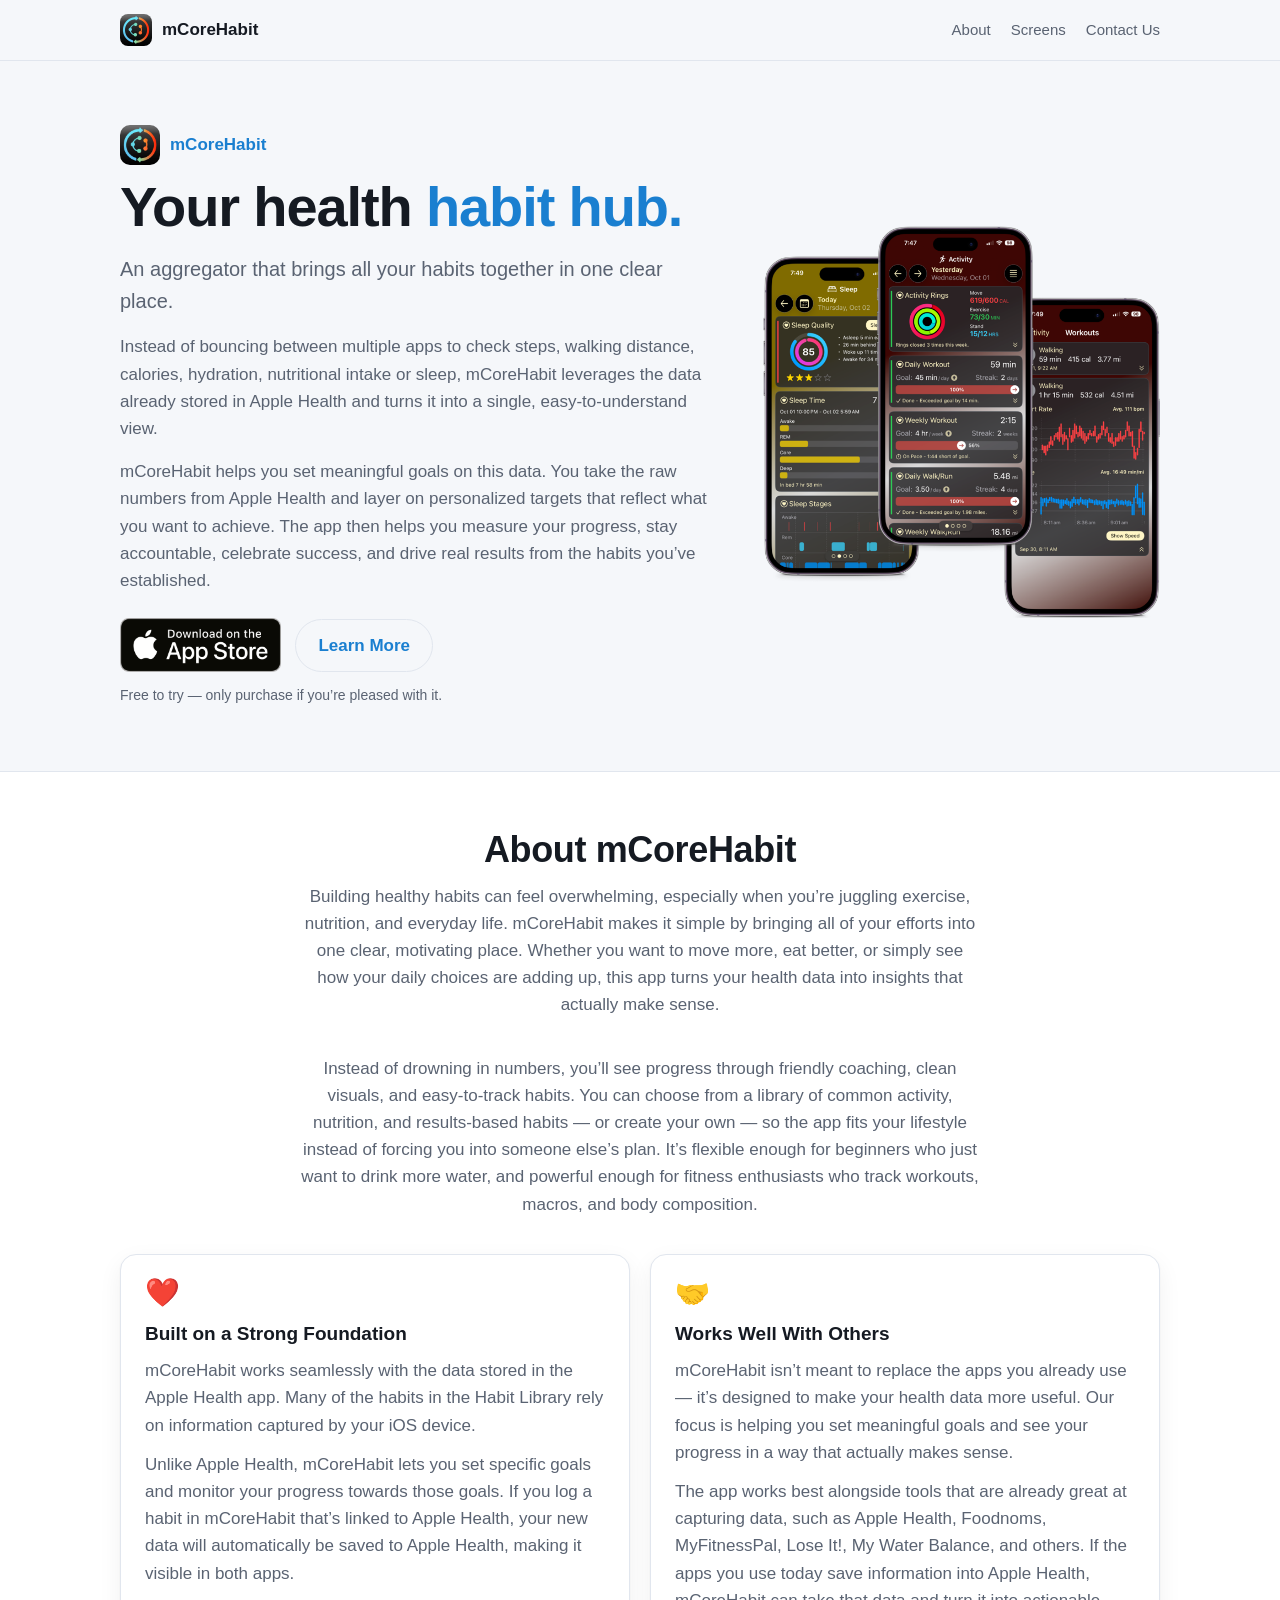
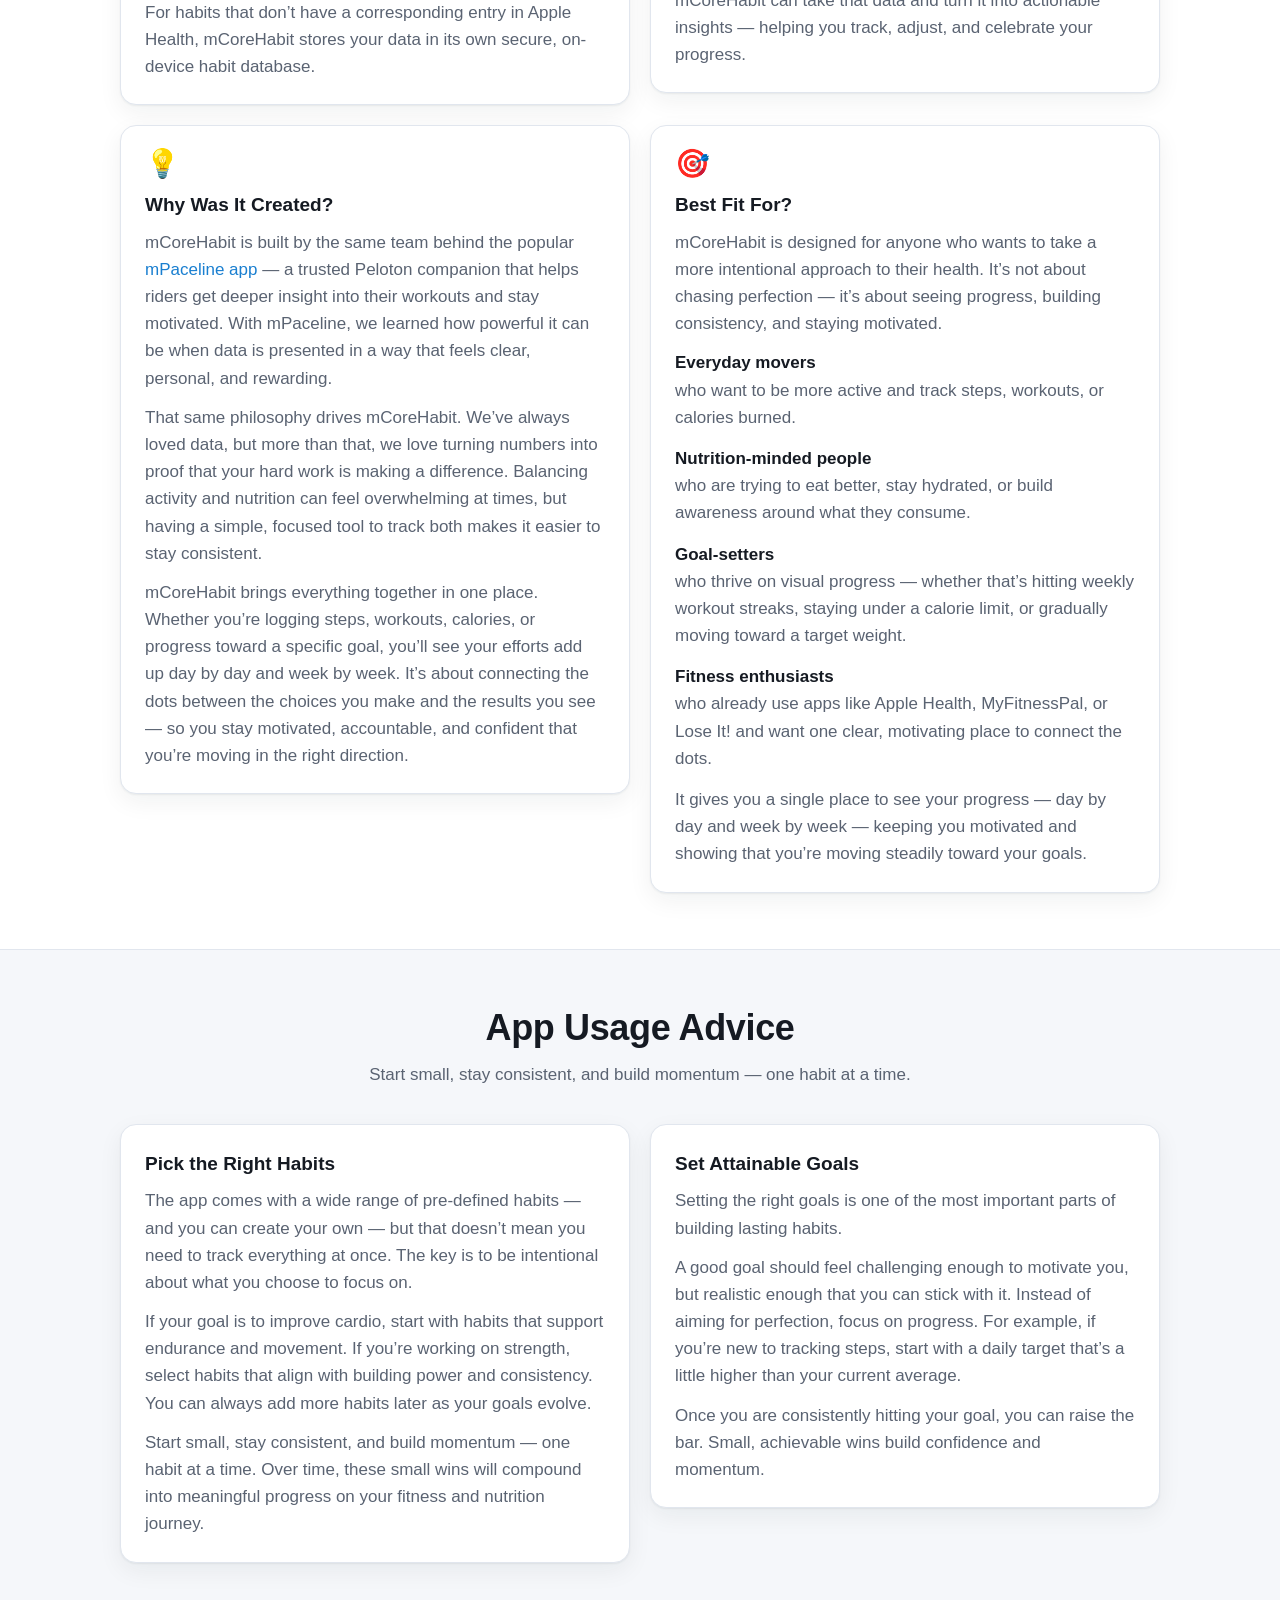
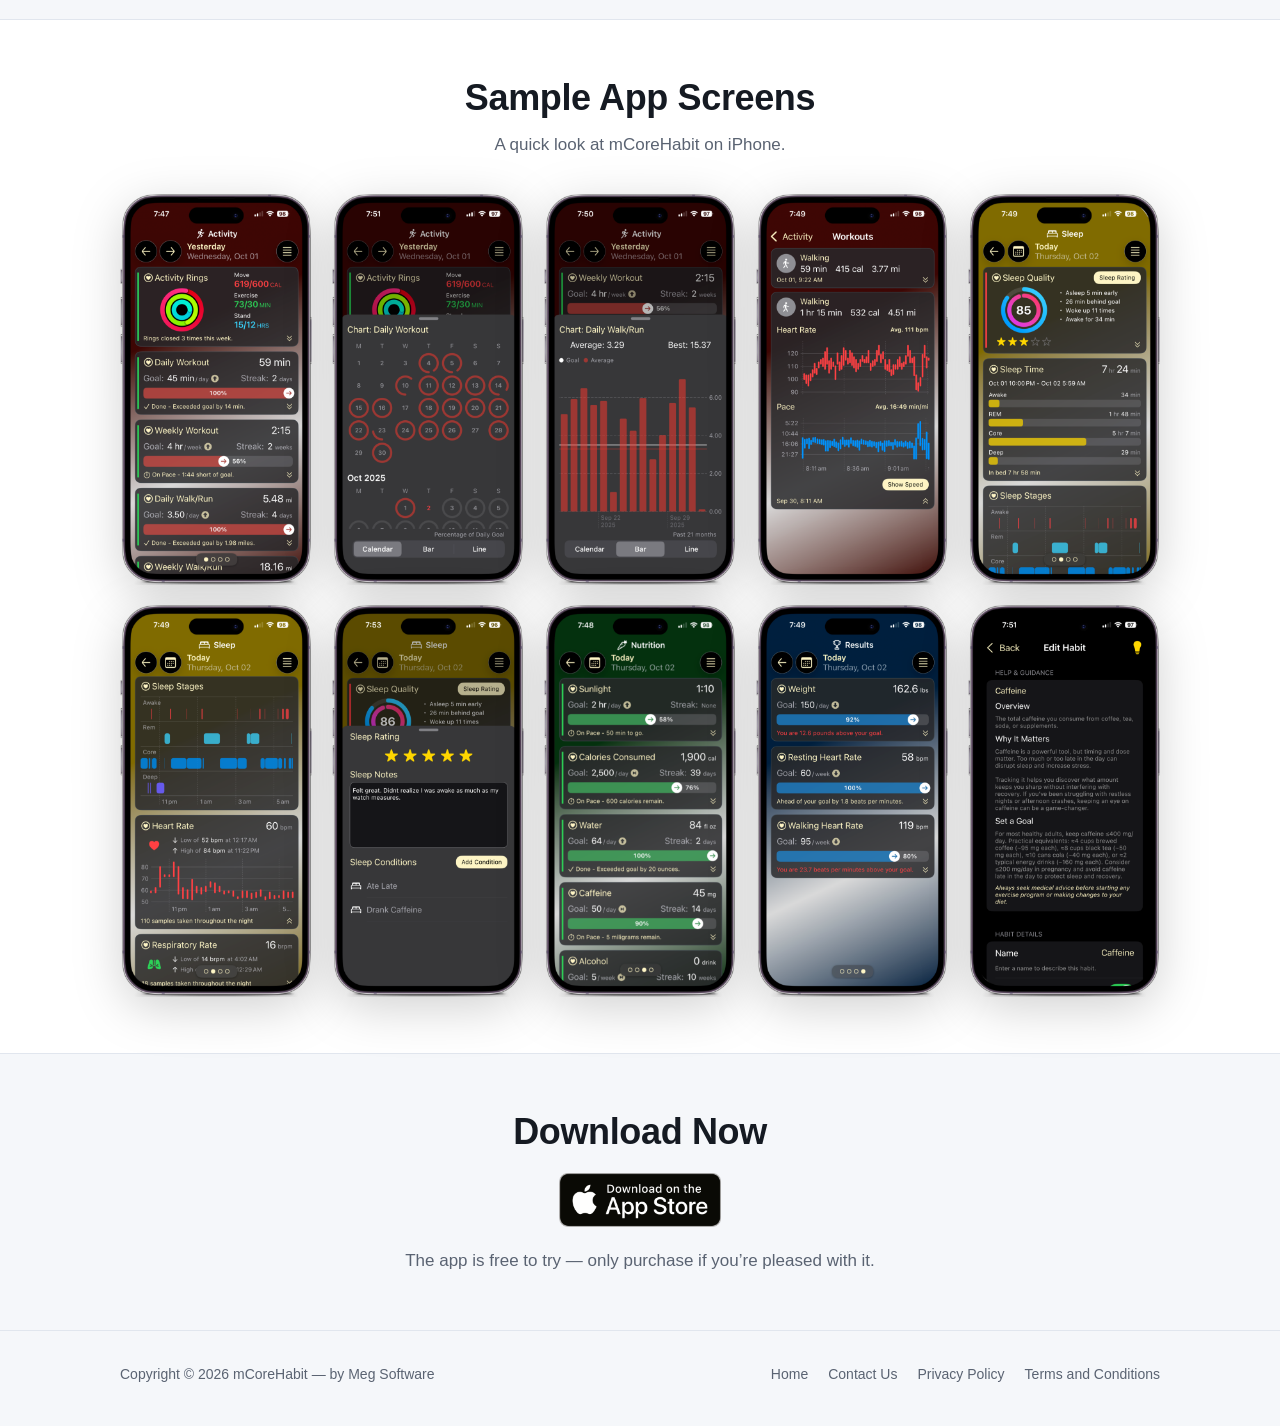
<file: index.html>
<!doctype html>
<html lang="en">
<head>
  <meta charset="utf-8">
  <meta name="viewport" content="width=device-width, initial-scale=1">
  <title>mCoreHabit — Healthy Habits</title>
  <meta name="description" content="mCoreHabit is your health habit hub. It brings the data already in Apple Health together in one clear view, lets you set meaningful goals, and helps you see your progress.">
  <link rel="icon" type="image/png" href="images/icon.png">
  <link rel="apple-touch-icon" href="images/icon.png">
  <link rel="stylesheet" href="styles.css">
</head>
<body>
  <header class="site-header">
    <div class="wrap">
      <a class="brand" href="./"><img src="images/icon.png" alt="">mCoreHabit</a>
      <nav class="nav" aria-label="Main">
        <a class="hide-small" href="#about">About</a>
        <a class="hide-small" href="#screens">Screens</a>
        <a href="contact-us/">Contact Us</a>
      </nav>
    </div>
  </header>

  <main>
    <!-- Hero -->
    <section class="hero">
      <div class="wrap">
        <div>
          <p class="eyebrow"><img src="images/icon.png" alt="">mCoreHabit</p>
          <h1>Your health <span class="accent">habit hub.</span></h1>
          <p class="lead">An aggregator that brings all your habits together in one clear place.</p>
          <p>Instead of bouncing between multiple apps to check steps, walking distance, calories, hydration, nutritional intake or sleep, mCoreHabit leverages the data already stored in Apple Health and turns it into a single, easy-to-understand view.</p>
          <p>mCoreHabit helps you set meaningful goals on this data. You take the raw numbers from Apple Health and layer on personalized targets that reflect what you want to achieve. The app then helps you measure your progress, stay accountable, celebrate success, and drive real results from the habits you’ve established.</p>
          <div class="actions">
            <a class="app-store-badge" href="https://apps.apple.com/us/app/mcorehabit/id6751284661"><img src="images/appstore-black.png" alt="Download on the App Store" width="162" height="54"></a>
            <a class="button secondary" href="#about">Learn More</a>
          </div>
          <p class="note">Free to try — only purchase if you’re pleased with it.</p>
        </div>
        <div>
          <img src="images/cover.png" alt="mCoreHabit showing sleep, activity and workout habits on three iPhones" width="720" height="720">
        </div>
      </div>
    </section>

    <!-- About -->
    <section id="about" class="band">
      <div class="wrap">
        <h2>About mCoreHabit</h2>
        <p class="section-lead">Building healthy habits can feel overwhelming, especially when you’re juggling exercise, nutrition, and everyday life. mCoreHabit makes it simple by bringing all of your efforts into one clear, motivating place. Whether you want to move more, eat better, or simply see how your daily choices are adding up, this app turns your health data into insights that actually make sense.</p>
        <p class="section-lead">Instead of drowning in numbers, you’ll see progress through friendly coaching, clean visuals, and easy-to-track habits. You can choose from a library of common activity, nutrition, and results-based habits — or create your own — so the app fits your lifestyle instead of forcing you into someone else’s plan. It’s flexible enough for beginners who just want to drink more water, and powerful enough for fitness enthusiasts who track workouts, macros, and body composition.</p>
        <div class="two-col">
          <div class="card">
            <span class="emoji" aria-hidden="true">❤️</span>
            <h3>Built on a Strong Foundation</h3>
            <p>mCoreHabit works seamlessly with the data stored in the Apple Health app. Many of the habits in the Habit Library rely on information captured by your iOS device.</p>
            <p>Unlike Apple Health, mCoreHabit lets you set specific goals and monitor your progress towards those goals. If you log a habit in mCoreHabit that’s linked to Apple Health, your new data will automatically be saved to Apple Health, making it visible in both apps.</p>
            <p>For habits that don’t have a corresponding entry in Apple Health, mCoreHabit stores your data in its own secure, on-device habit database.</p>
          </div>
          <div class="card">
            <span class="emoji" aria-hidden="true">🤝</span>
            <h3>Works Well With Others</h3>
            <p>mCoreHabit isn’t meant to replace the apps you already use — it’s designed to make your health data more useful. Our focus is helping you set meaningful goals and see your progress in a way that actually makes sense.</p>
            <p>The app works best alongside tools that are already great at capturing data, such as Apple Health, Foodnoms, MyFitnessPal, Lose It!, My Water Balance, and others. If the apps you use today save information into Apple Health, mCoreHabit can take that data and turn it into actionable insights — helping you track, adjust, and celebrate your progress.</p>
          </div>
          <div class="card">
            <span class="emoji" aria-hidden="true">💡</span>
            <h3>Why Was It Created?</h3>
            <p>mCoreHabit is built by the same team behind the popular <a href="https://www.mpaceline.com">mPaceline app</a> — a trusted Peloton companion that helps riders get deeper insight into their workouts and stay motivated. With mPaceline, we learned how powerful it can be when data is presented in a way that feels clear, personal, and rewarding.</p>
            <p>That same philosophy drives mCoreHabit. We’ve always loved data, but more than that, we love turning numbers into proof that your hard work is making a difference. Balancing activity and nutrition can feel overwhelming at times, but having a simple, focused tool to track both makes it easier to stay consistent.</p>
            <p>mCoreHabit brings everything together in one place. Whether you’re logging steps, workouts, calories, or progress toward a specific goal, you’ll see your efforts add up day by day and week by week. It’s about connecting the dots between the choices you make and the results you see — so you stay motivated, accountable, and confident that you’re moving in the right direction.</p>
          </div>
          <div class="card">
            <span class="emoji" aria-hidden="true">🎯</span>
            <h3>Best Fit For?</h3>
            <p>mCoreHabit is designed for anyone who wants to take a more intentional approach to their health. It’s not about chasing perfection — it’s about seeing progress, building consistency, and staying motivated.</p>
            <ul class="fit-list">
              <li><strong>Everyday movers</strong>who want to be more active and track steps, workouts, or calories burned.</li>
              <li><strong>Nutrition-minded people</strong>who are trying to eat better, stay hydrated, or build awareness around what they consume.</li>
              <li><strong>Goal-setters</strong>who thrive on visual progress — whether that’s hitting weekly workout streaks, staying under a calorie limit, or gradually moving toward a target weight.</li>
              <li><strong>Fitness enthusiasts</strong>who already use apps like Apple Health, MyFitnessPal, or Lose It! and want one clear, motivating place to connect the dots.</li>
            </ul>
            <p style="margin-top: 14px;">It gives you a single place to see your progress — day by day and week by week — keeping you motivated and showing that you’re moving steadily toward your goals.</p>
          </div>
        </div>
      </div>
    </section>

    <!-- Usage advice -->
    <section id="advice">
      <div class="wrap">
        <h2>App Usage Advice</h2>
        <p class="section-lead">Start small, stay consistent, and build momentum — one habit at a time.</p>
        <div class="two-col">
          <div class="card">
            <h3>Pick the Right Habits</h3>
            <p>The app comes with a wide range of pre-defined habits — and you can create your own — but that doesn’t mean you need to track everything at once. The key is to be intentional about what you choose to focus on.</p>
            <p>If your goal is to improve cardio, start with habits that support endurance and movement. If you’re working on strength, select habits that align with building power and consistency. You can always add more habits later as your goals evolve.</p>
            <p>Start small, stay consistent, and build momentum — one habit at a time. Over time, these small wins will compound into meaningful progress on your fitness and nutrition journey.</p>
          </div>
          <div class="card">
            <h3>Set Attainable Goals</h3>
            <p>Setting the right goals is one of the most important parts of building lasting habits.</p>
            <p>A good goal should feel challenging enough to motivate you, but realistic enough that you can stick with it. Instead of aiming for perfection, focus on progress. For example, if you’re new to tracking steps, start with a daily target that’s a little higher than your current average.</p>
            <p>Once you are consistently hitting your goal, you can raise the bar. Small, achievable wins build confidence and momentum.</p>
          </div>
        </div>
      </div>
    </section>

    <!-- Screens -->
    <section id="screens" class="band">
      <div class="wrap">
        <h2>Sample App Screens</h2>
        <p class="section-lead">A quick look at mCoreHabit on iPhone.</p>
        <div class="screens">
          <img src="images/screen-1.png" alt="Activity: activity rings and daily workout and walking goals" width="600" height="1223" loading="lazy">
          <img src="images/screen-2.png" alt="Chart of a daily workout habit as a calendar of goal rings" width="600" height="1223" loading="lazy">
          <img src="images/screen-3.png" alt="Bar chart of a daily walk/run habit against its goal" width="600" height="1223" loading="lazy">
          <img src="images/screen-4.png" alt="Workout details with heart rate and pace" width="600" height="1223" loading="lazy">
          <img src="images/screen-5.png" alt="Sleep: sleep quality score, time asleep and stages" width="600" height="1223" loading="lazy">
          <img src="images/screen-6.png" alt="Sleep stages, heart rate and respiratory rate overnight" width="600" height="1223" loading="lazy">
          <img src="images/screen-7.png" alt="mCoreHabit app screen 7" width="600" height="1223" loading="lazy">
          <img src="images/screen-8.png" alt="mCoreHabit app screen 8" width="600" height="1223" loading="lazy">
          <img src="images/screen-9.png" alt="mCoreHabit app screen 9" width="600" height="1223" loading="lazy">
          <img src="images/screen-10.png" alt="mCoreHabit app screen 10" width="600" height="1223" loading="lazy">
        </div>
      </div>
    </section>

    <!-- Download -->
    <section class="download">
      <div class="wrap">
        <h2>Download Now</h2>
        <a class="app-store-badge" href="https://apps.apple.com/us/app/mcorehabit/id6751284661"><img src="images/appstore-black.png" alt="Download on the App Store" width="162" height="54"></a>
        <p>The app is free to try — only purchase if you’re pleased with it.</p>
      </div>
    </section>
  </main>

  <footer class="site-footer">
    <div class="wrap">
      <span>Copyright © 2026 mCoreHabit — by Meg Software</span>
      <nav aria-label="Footer">
        <a href="./">Home</a>
        <a href="contact-us/">Contact Us</a>
        <a href="privacy-policy/">Privacy Policy</a>
        <a href="terms-and-conditions/">Terms and Conditions</a>
      </nav>
    </div>
  </footer>
</body>
</html>
</file>
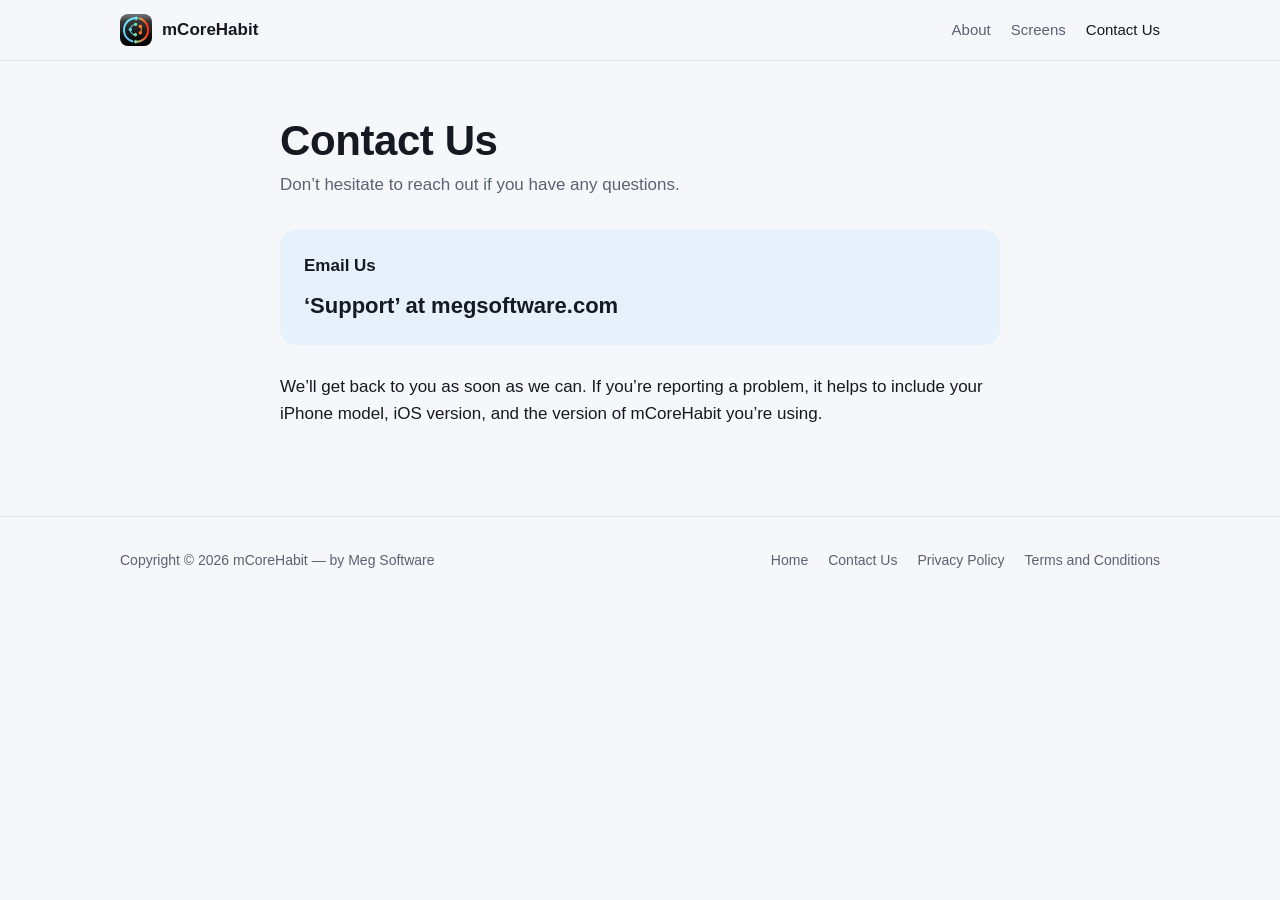
<file: contact-us/index.html>
<!doctype html>
<html lang="en">
<head>
  <meta charset="utf-8">
  <meta name="viewport" content="width=device-width, initial-scale=1">
  <title>Contact Us — mCoreHabit</title>
  <meta name="description" content="Contact Meg Software about mCoreHabit.">
  <link rel="icon" type="image/png" href="../images/icon.png">
  <link rel="stylesheet" href="../styles.css">
</head>
<body>
  <header class="site-header">
    <div class="wrap">
      <a class="brand" href="../"><img src="../images/icon.png" alt="">mCoreHabit</a>
      <nav class="nav" aria-label="Main">
        <a class="hide-small" href="../#about">About</a>
        <a class="hide-small" href="../#screens">Screens</a>
        <a href="../contact-us/" aria-current="page">Contact Us</a>
      </nav>
    </div>
  </header>

  <main class="doc">
    <h1>Contact Us</h1>
    <p class="updated">Don’t hesitate to reach out if you have any questions.</p>
    <div class="summary">
      <p><strong>Email Us</strong></p>
      <p class="email">‘Support’ at megsoftware.com</p>
    </div>
    <p>We’ll get back to you as soon as we can. If you’re reporting a problem, it helps to include your iPhone model, iOS version, and the version of mCoreHabit you’re using.</p>
  </main>

  <footer class="site-footer">
    <div class="wrap">
      <span>Copyright © 2026 mCoreHabit — by Meg Software</span>
      <nav aria-label="Footer">
        <a href="../">Home</a>
        <a href="../contact-us/" aria-current="page">Contact Us</a>
        <a href="../privacy-policy/">Privacy Policy</a>
        <a href="../terms-and-conditions/">Terms and Conditions</a>
      </nav>
    </div>
  </footer>
</body>
</html>
</file>
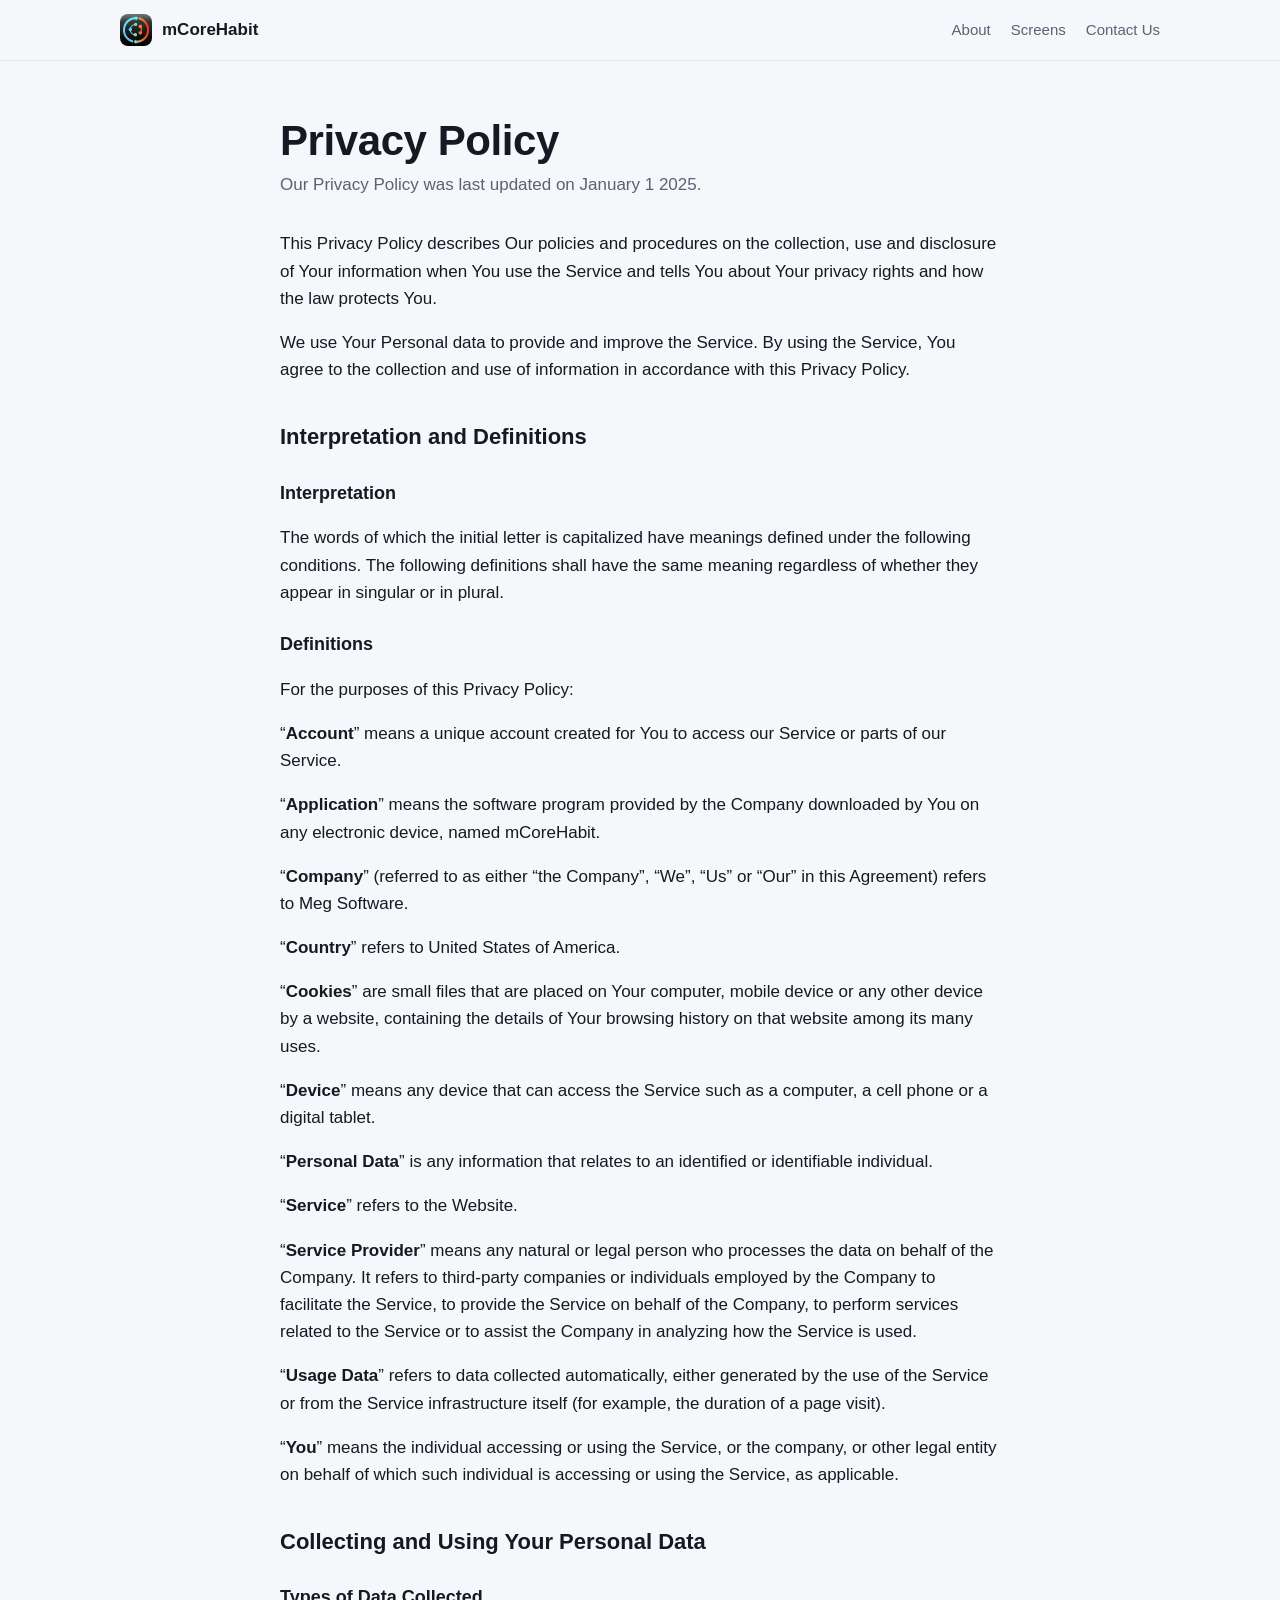
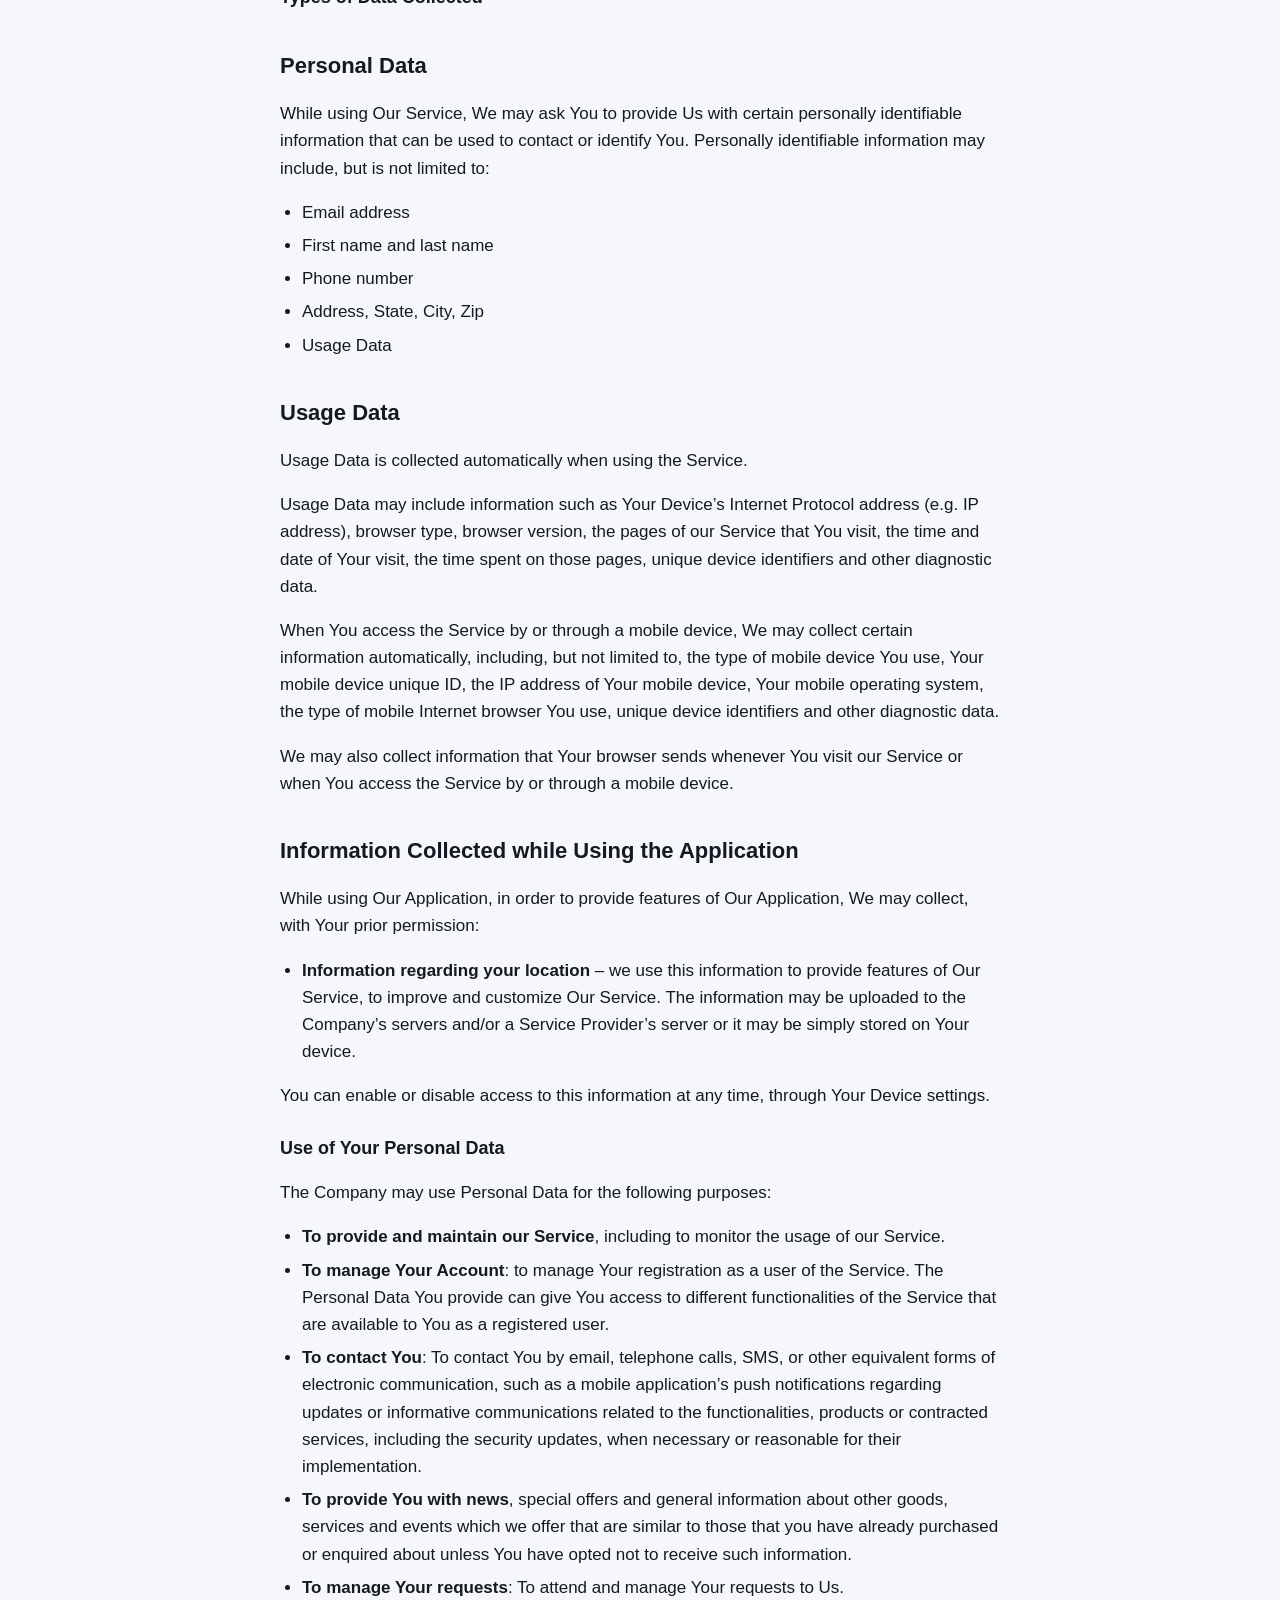
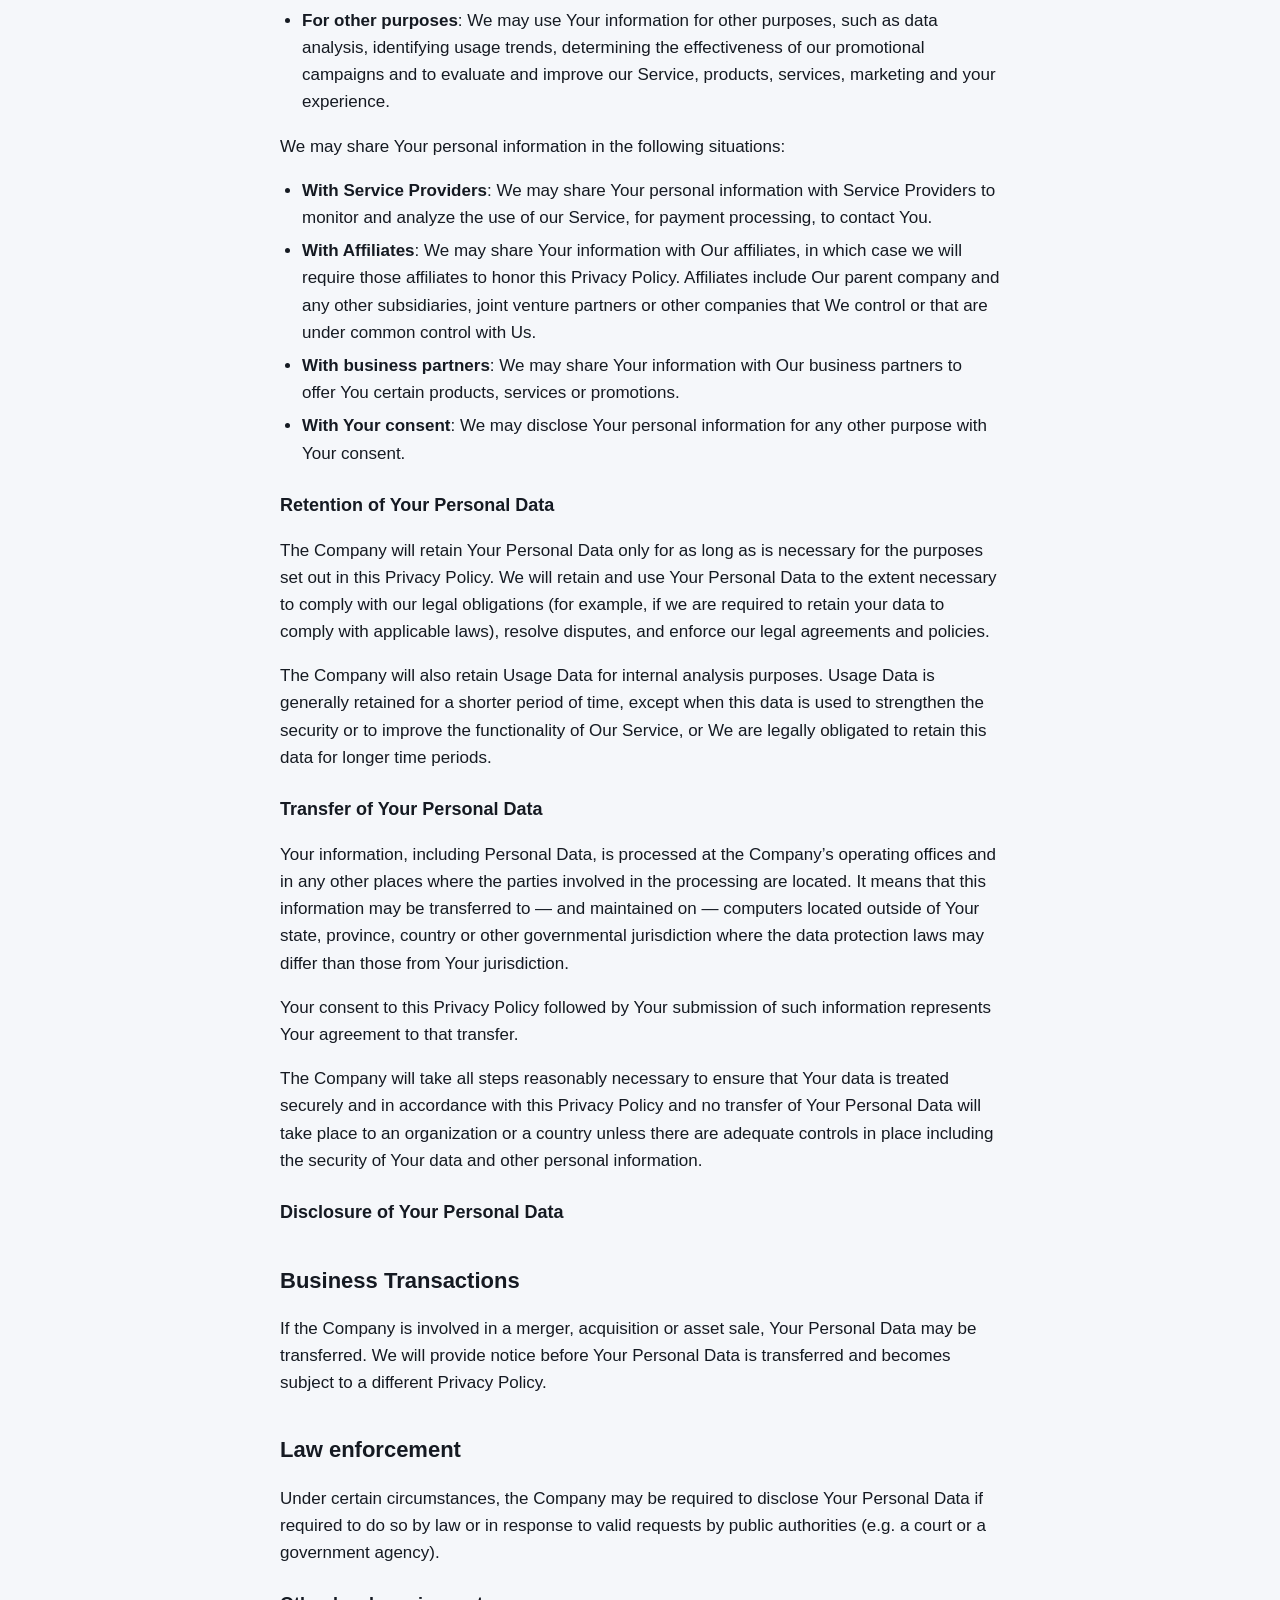
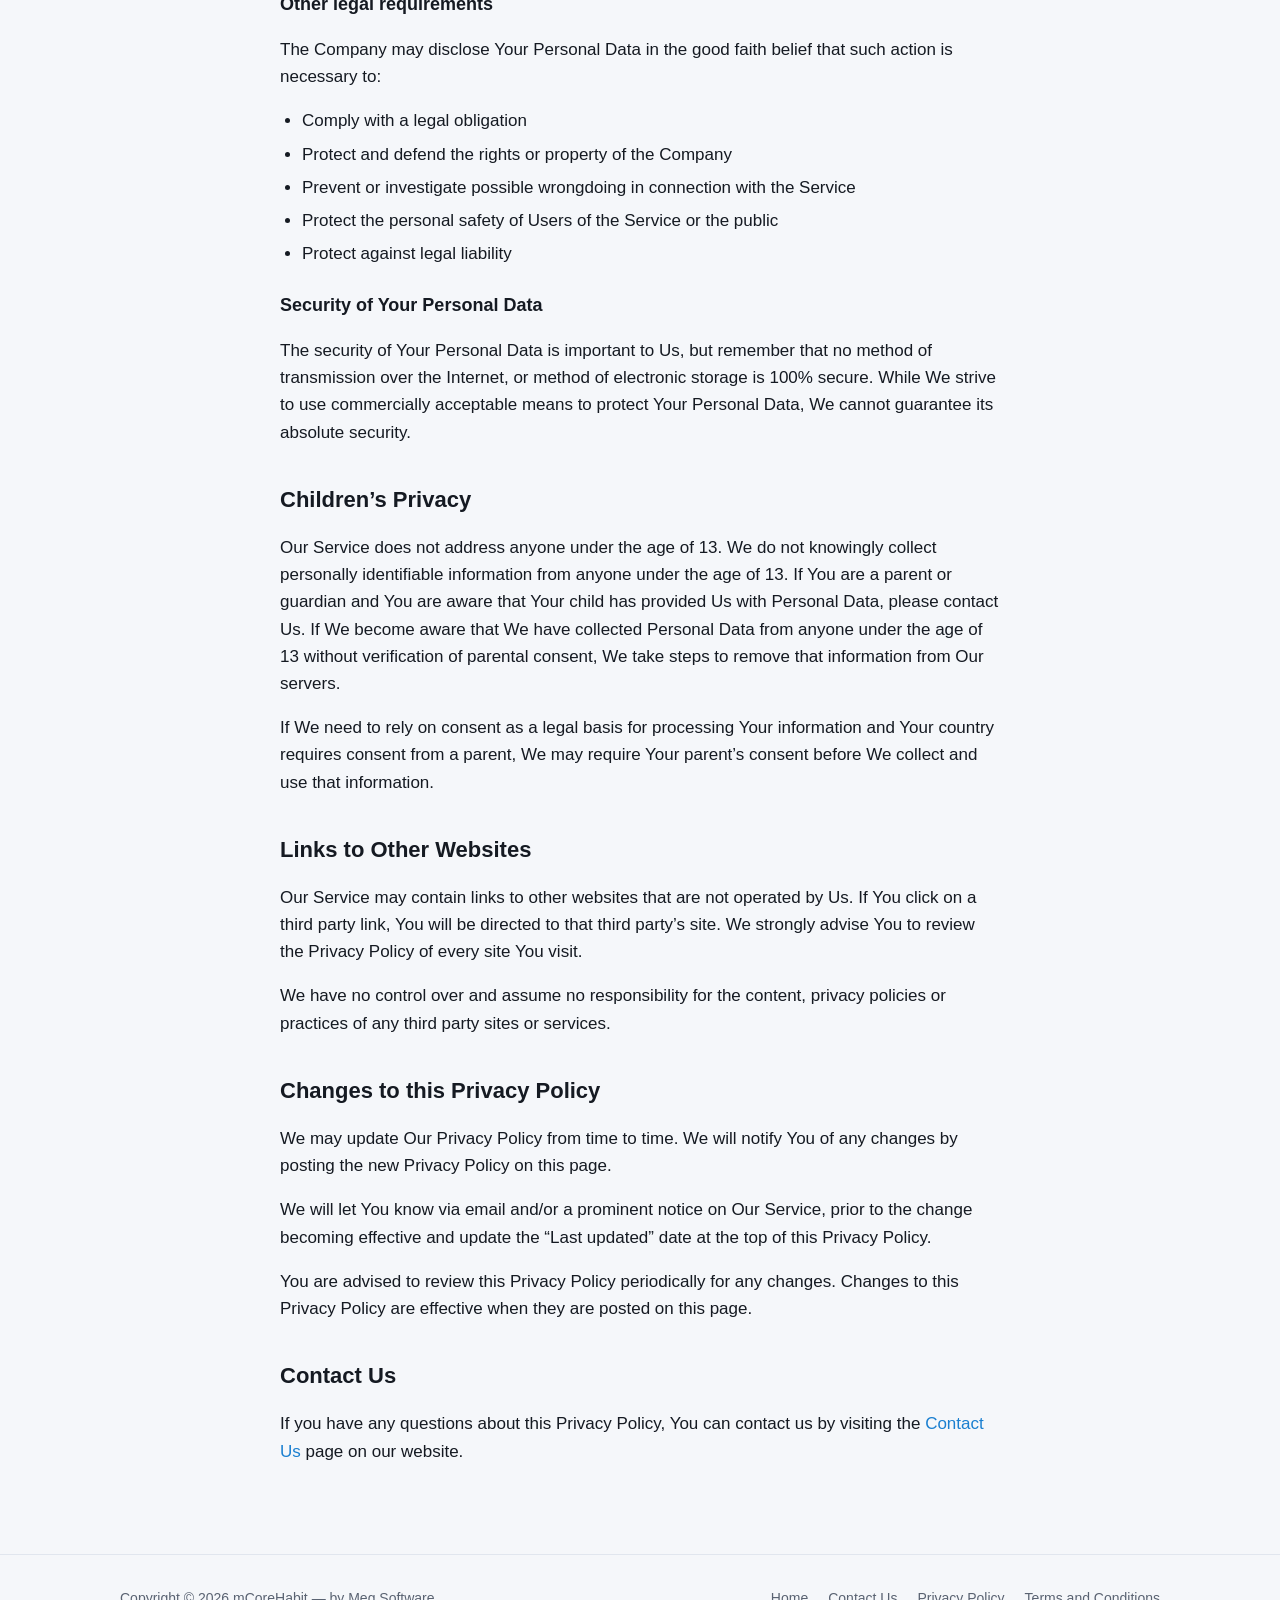
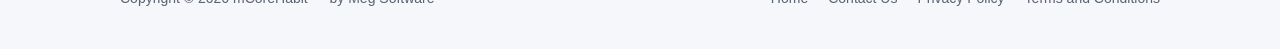
<file: privacy-policy/index.html>
<!doctype html>
<html lang="en">
<head>
  <meta charset="utf-8">
  <meta name="viewport" content="width=device-width, initial-scale=1">
  <title>Privacy Policy — mCoreHabit</title>
  <meta name="description" content="Privacy Policy for mCoreHabit.">
  <link rel="icon" type="image/png" href="../images/icon.png">
  <link rel="stylesheet" href="../styles.css">
</head>
<body>
  <header class="site-header">
    <div class="wrap">
      <a class="brand" href="../"><img src="../images/icon.png" alt="">mCoreHabit</a>
      <nav class="nav" aria-label="Main">
        <a class="hide-small" href="../#about">About</a>
        <a class="hide-small" href="../#screens">Screens</a>
        <a href="../contact-us/">Contact Us</a>
      </nav>
    </div>
  </header>

  <main class="doc">
    <h1>Privacy Policy</h1>
    <p class="updated">Our Privacy Policy was last updated on January 1 2025.</p>
    <p>This Privacy Policy describes Our policies and procedures on the collection, use and disclosure of Your information when You use the Service and tells You about Your privacy rights and how the law protects You.</p>
    <p>We use Your Personal data to provide and improve the Service. By using the Service, You agree to the collection and use of information in accordance with this Privacy Policy. </p>
    <h2>Interpretation and Definitions</h2>
    <h3>Interpretation</h3>
    <p>The words of which the initial letter is capitalized have meanings defined under the following conditions. The following definitions shall have the same meaning regardless of whether they appear in singular or in plural.</p>
    <h3>Definitions</h3>
    <p>For the purposes of this Privacy Policy:</p>
    <p>“<strong>Account</strong>” means a unique account created for You to access our Service or parts of our Service.</p>
    <p>“<strong>Application</strong>” means the software program provided by the Company downloaded by You on any electronic device, named mCoreHabit.</p>
    <p>“<strong>Company</strong>” (referred to as either “the Company”, “We”, “Us” or “Our” in this Agreement) refers to Meg Software.</p>
    <p>“<strong>Country</strong>” refers to United States of America.</p>
    <p>“<strong>Cookies</strong>” are small files that are placed on Your computer, mobile device or any other device by a website, containing the details of Your browsing history on that website among its many uses.</p>
    <p>“<strong>Device</strong>” means any device that can access the Service such as a computer, a cell phone or a digital tablet.</p>
    <p>“<strong>Personal Data</strong>” is any information that relates to an identified or identifiable individual.</p>
    <p>“<strong>Service</strong>” refers to the Website.</p>
    <p>“<strong>Service Provider</strong>” means any natural or legal person who processes the data on behalf of the Company. It refers to third-party companies or individuals employed by the Company to facilitate the Service, to provide the Service on behalf of the Company, to perform services related to the Service or to assist the Company in analyzing how the Service is used.</p>
    <p>“<strong>Usage Data</strong>” refers to data collected automatically, either generated by the use of the Service or from the Service infrastructure itself (for example, the duration of a page visit).</p>
    <p>“<strong>You</strong>” means the individual accessing or using the Service, or the company, or other legal entity on behalf of which such individual is accessing or using the Service, as applicable.</p>
    <h2>Collecting and Using Your Personal Data</h2>
    <h3>Types of Data Collected</h3>
    <h2>Personal Data</h2>
    <p>While using Our Service, We may ask You to provide Us with certain personally identifiable information that can be used to contact or identify You. Personally identifiable information may include, but is not limited to:</p>
    <ul>
    <li>Email address</li>
    <li>First name and last name</li>
    <li>Phone number</li>
    <li>Address, State, City, Zip</li>
    <li>Usage Data</li>
    </ul>
    <h2>Usage Data</h2>
    <p>Usage Data is collected automatically when using the Service.</p>
    <p>Usage Data may include information such as Your Device’s Internet Protocol address (e.g. IP address), browser type, browser version, the pages of our Service that You visit, the time and date of Your visit, the time spent on those pages, unique device identifiers and other diagnostic data.</p>
    <p>When You access the Service by or through a mobile device, We may collect certain information automatically, including, but not limited to, the type of mobile device You use, Your mobile device unique ID, the IP address of Your mobile device, Your mobile operating system, the type of mobile Internet browser You use, unique device identifiers and other diagnostic data.</p>
    <p>We may also collect information that Your browser sends whenever You visit our Service or when You access the Service by or through a mobile device.</p>
    <h2>Information Collected while Using the Application</h2>
    <p>While using Our Application, in order to provide features of Our Application, We may collect, with Your prior permission:</p>
    <ul>
    <li><strong>Information regarding your location</strong> – we use this information to provide features of Our Service, to improve and customize Our Service. The information may be uploaded to the Company’s servers and/or a Service Provider’s server or it may be simply stored on Your device.</li>
    </ul>
    <p>You can enable or disable access to this information at any time, through Your Device settings.</p>
    <h3>Use of Your Personal Data</h3>
    <p>The Company may use Personal Data for the following purposes:</p>
    <ul>
    <li><strong>To provide and maintain our Service</strong>, including to monitor the usage of our Service.</li>
    <li><strong>To manage Your Account</strong>: to manage Your registration as a user of the Service. The Personal Data You provide can give You access to different functionalities of the Service that are available to You as a registered user.</li>
    <li><strong>To contact You</strong>: To contact You by email, telephone calls, SMS, or other equivalent forms of electronic communication, such as a mobile application’s push notifications regarding updates or informative communications related to the functionalities, products or contracted services, including the security updates, when necessary or reasonable for their implementation.</li>
    <li><strong>To provide You with news</strong>, special offers and general information about other goods, services and events which we offer that are similar to those that you have already purchased or enquired about unless You have opted not to receive such information.</li>
    <li><strong>To manage Your requests</strong>: To attend and manage Your requests to Us.</li>
    <li><strong>For other purposes</strong>: We may use Your information for other purposes, such as data analysis, identifying usage trends, determining the effectiveness of our promotional campaigns and to evaluate and improve our Service, products, services, marketing and your experience.</li>
    </ul>
    <p>We may share Your personal information in the following situations:</p>
    <ul>
    <li><strong>With Service Providers</strong>: We may share Your personal information with Service Providers to monitor and analyze the use of our Service, for payment processing, to contact You.</li>
    <li><strong>With Affiliates</strong>: We may share Your information with Our affiliates, in which case we will require those affiliates to honor this Privacy Policy. Affiliates include Our parent company and any other subsidiaries, joint venture partners or other companies that We control or that are under common control with Us.</li>
    <li><strong>With business partners</strong>: We may share Your information with Our business partners to offer You certain products, services or promotions.</li>
    <li><strong>With Your consent</strong>: We may disclose Your personal information for any other purpose with Your consent.</li>
    </ul>
    <h3>Retention of Your Personal Data</h3>
    <p>The Company will retain Your Personal Data only for as long as is necessary for the purposes set out in this Privacy Policy. We will retain and use Your Personal Data to the extent necessary to comply with our legal obligations (for example, if we are required to retain your data to comply with applicable laws), resolve disputes, and enforce our legal agreements and policies.</p>
    <p>The Company will also retain Usage Data for internal analysis purposes. Usage Data is generally retained for a shorter period of time, except when this data is used to strengthen the security or to improve the functionality of Our Service, or We are legally obligated to retain this data for longer time periods.</p>
    <h3>Transfer of Your Personal Data</h3>
    <p>Your information, including Personal Data, is processed at the Company’s operating offices and in any other places where the parties involved in the processing are located. It means that this information may be transferred to — and maintained on — computers located outside of Your state, province, country or other governmental jurisdiction where the data protection laws may differ than those from Your jurisdiction.</p>
    <p>Your consent to this Privacy Policy followed by Your submission of such information represents Your agreement to that transfer.</p>
    <p>The Company will take all steps reasonably necessary to ensure that Your data is treated securely and in accordance with this Privacy Policy and no transfer of Your Personal Data will take place to an organization or a country unless there are adequate controls in place including the security of Your data and other personal information.</p>
    <h3>Disclosure of Your Personal Data</h3>
    <h2>Business Transactions</h2>
    <p>If the Company is involved in a merger, acquisition or asset sale, Your Personal Data may be transferred. We will provide notice before Your Personal Data is transferred and becomes subject to a different Privacy Policy.</p>
    <h2>Law enforcement</h2>
    <p>Under certain circumstances, the Company may be required to disclose Your Personal Data if required to do so by law or in response to valid requests by public authorities (e.g. a court or a government agency).</p>
    <h3>Other legal requirements</h3>
    <p>The Company may disclose Your Personal Data in the good faith belief that such action is necessary to:</p>
    <ul>
    <li>Comply with a legal obligation</li>
    <li>Protect and defend the rights or property of the Company</li>
    <li>Prevent or investigate possible wrongdoing in connection with the Service</li>
    <li>Protect the personal safety of Users of the Service or the public</li>
    <li>Protect against legal liability</li>
    </ul>
    <h3>Security of Your Personal Data</h3>
    <p>The security of Your Personal Data is important to Us, but remember that no method of transmission over the Internet, or method of electronic storage is 100% secure. While We strive to use commercially acceptable means to protect Your Personal Data, We cannot guarantee its absolute security.</p>
    <h2>Children’s Privacy</h2>
    <p>Our Service does not address anyone under the age of 13. We do not knowingly collect personally identifiable information from anyone under the age of 13. If You are a parent or guardian and You are aware that Your child has provided Us with Personal Data, please contact Us. If We become aware that We have collected Personal Data from anyone under the age of 13 without verification of parental consent, We take steps to remove that information from Our servers.</p>
    <p>If We need to rely on consent as a legal basis for processing Your information and Your country requires consent from a parent, We may require Your parent’s consent before We collect and use that information.</p>
    <h2>Links to Other Websites</h2>
    <p>Our Service may contain links to other websites that are not operated by Us. If You click on a third party link, You will be directed to that third party’s site. We strongly advise You to review the Privacy Policy of every site You visit.</p>
    <p>We have no control over and assume no responsibility for the content, privacy policies or practices of any third party sites or services.</p>
    <h2>Changes to this Privacy Policy</h2>
    <p>We may update Our Privacy Policy from time to time. We will notify You of any changes by posting the new Privacy Policy on this page.</p>
    <p>We will let You know via email and/or a prominent notice on Our Service, prior to the change becoming effective and update the “Last updated” date at the top of this Privacy Policy.</p>
    <p>You are advised to review this Privacy Policy periodically for any changes. Changes to this Privacy Policy are effective when they are posted on this page.</p>
    <h2>Contact Us</h2>
    <p>If you have any questions about this Privacy Policy, You can contact us by visiting the <a href="../contact-us/">Contact Us</a> page on our website.</p>
  </main>

  <footer class="site-footer">
    <div class="wrap">
      <span>Copyright © 2026 mCoreHabit — by Meg Software</span>
      <nav aria-label="Footer">
        <a href="../">Home</a>
        <a href="../contact-us/">Contact Us</a>
        <a href="../privacy-policy/" aria-current="page">Privacy Policy</a>
        <a href="../terms-and-conditions/">Terms and Conditions</a>
      </nav>
    </div>
  </footer>
</body>
</html>
</file>
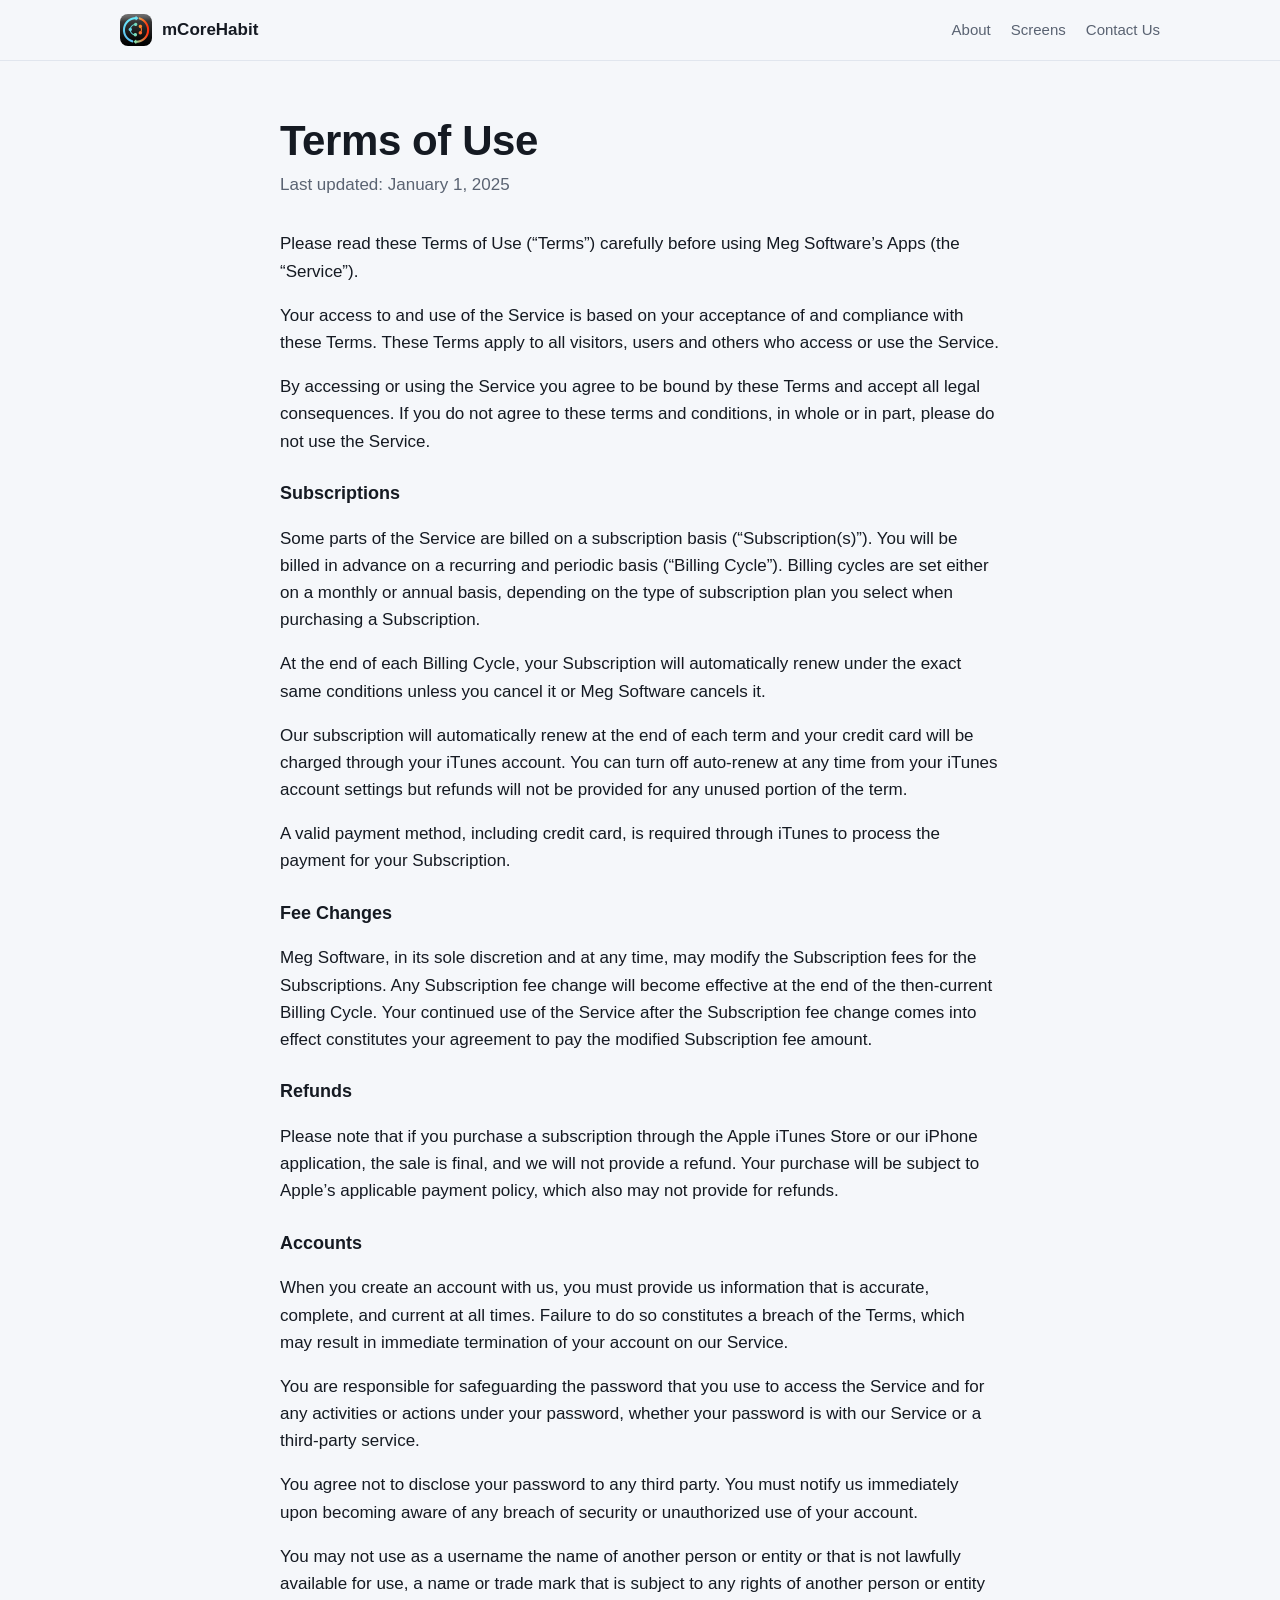
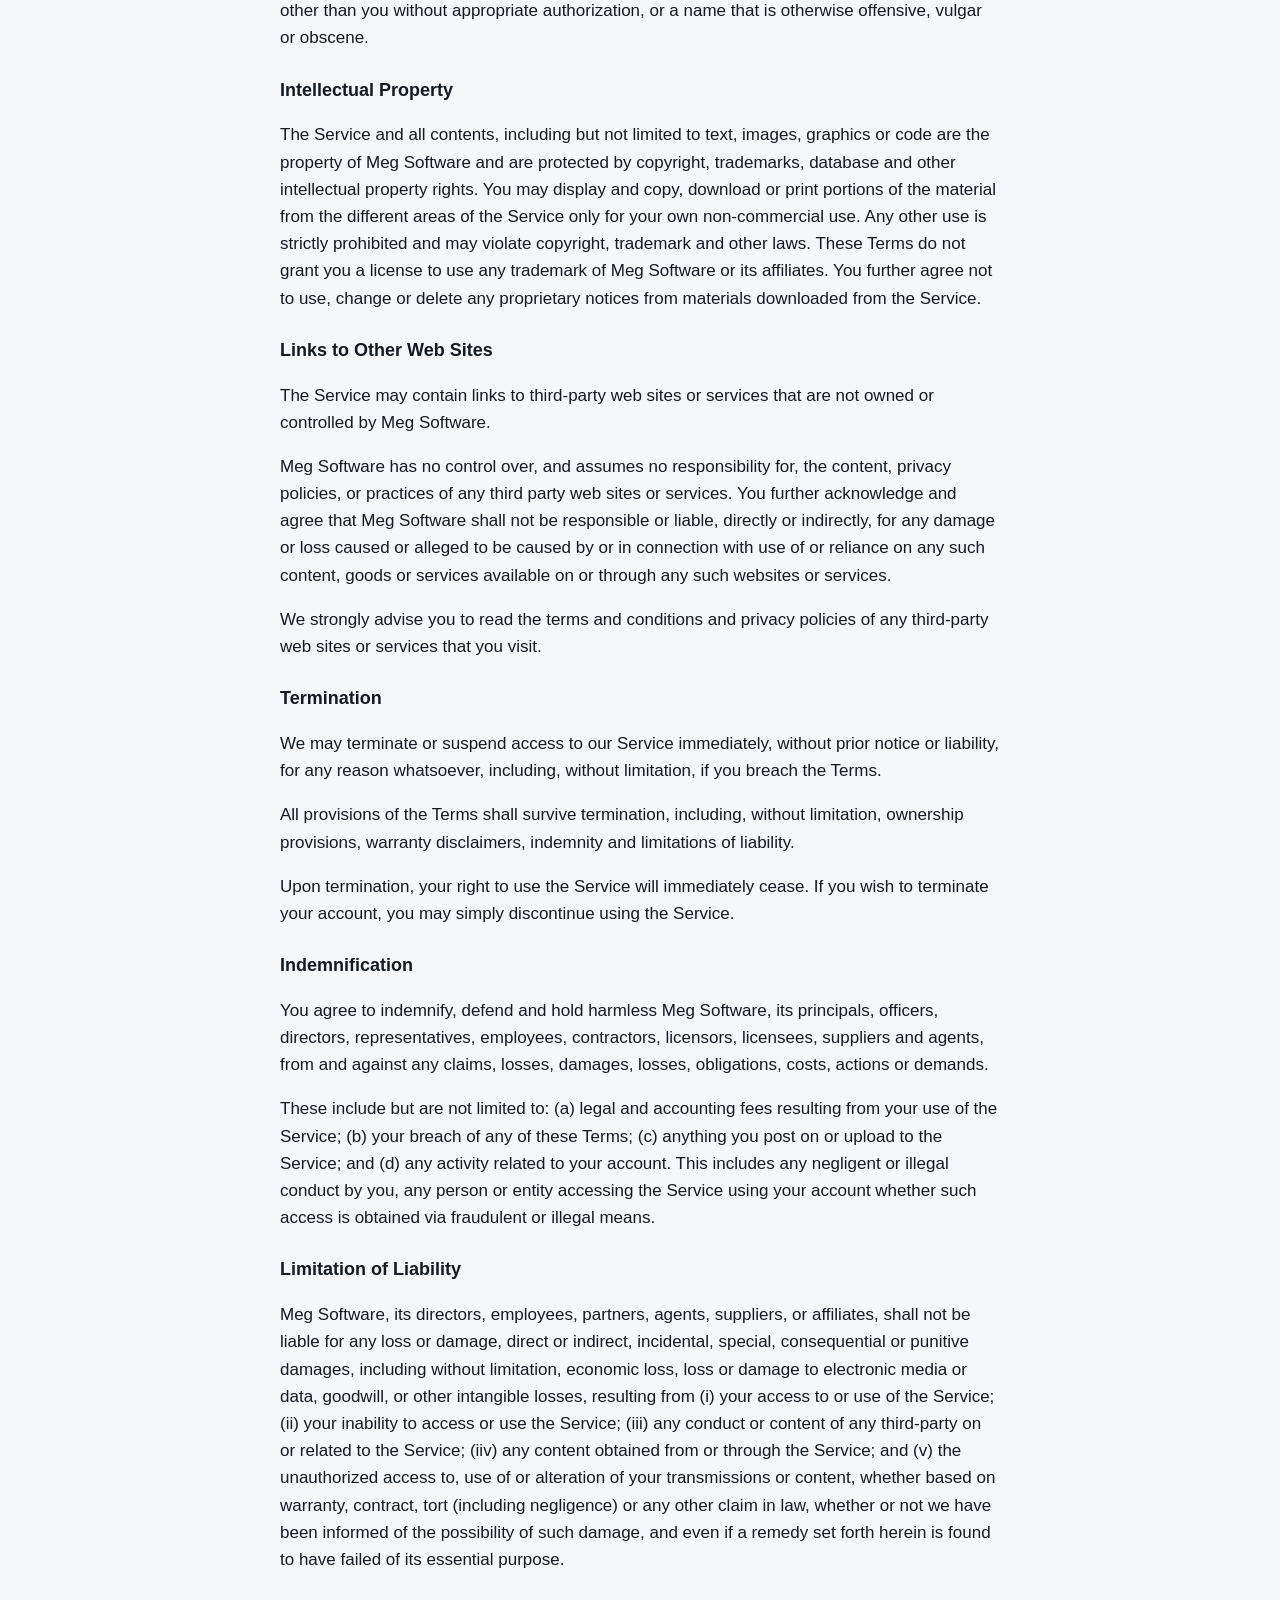
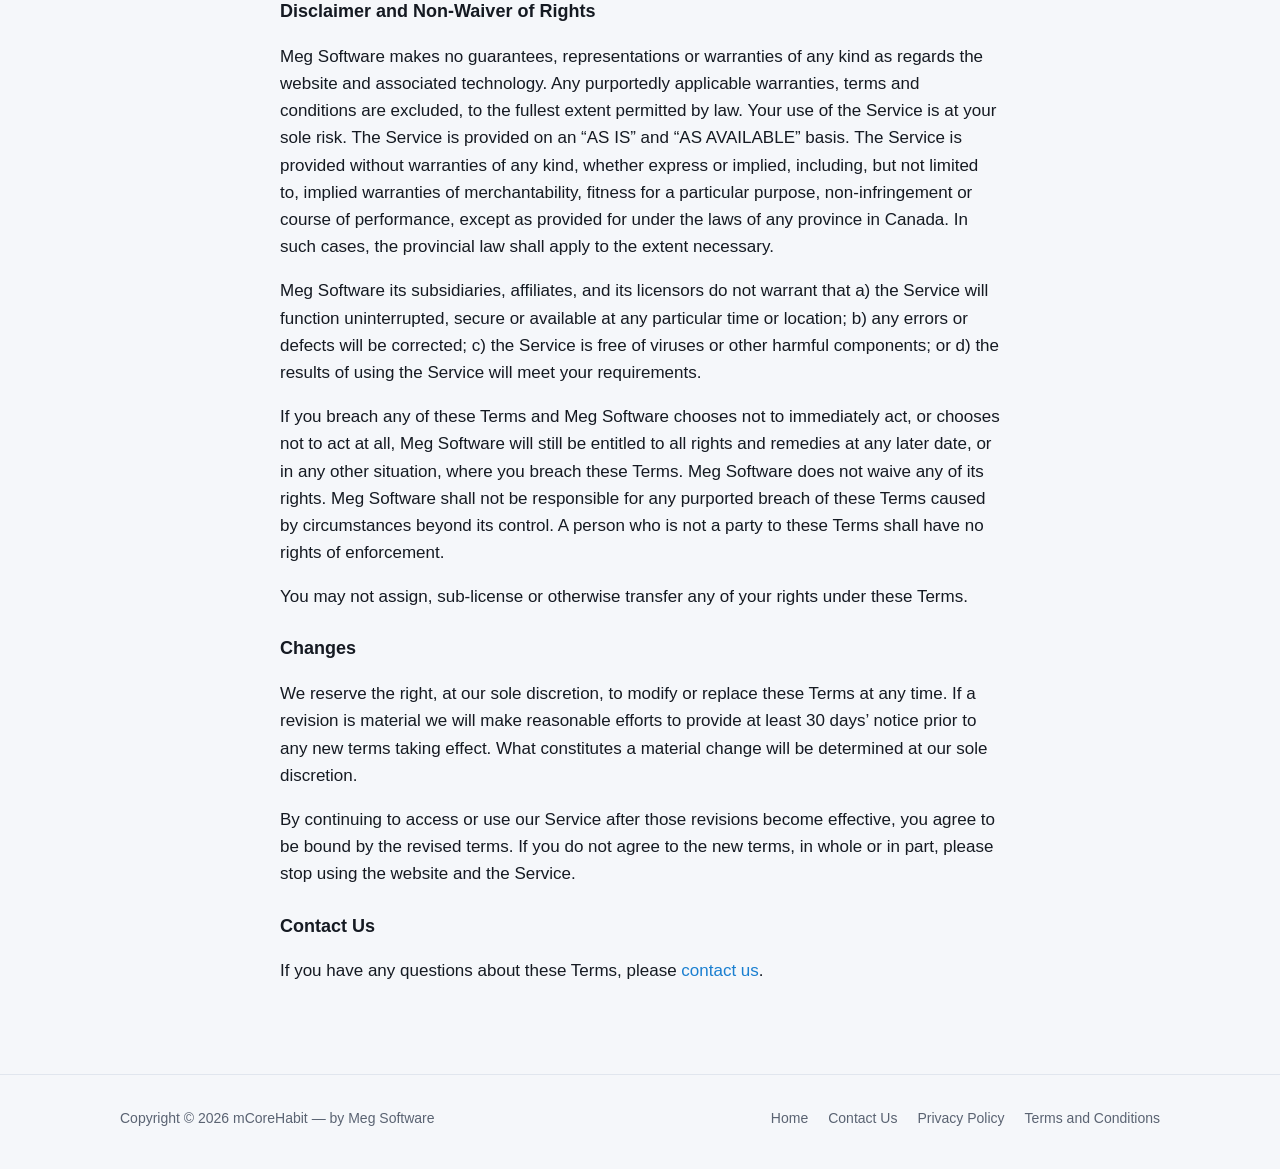
<file: terms-and-conditions/index.html>
<!doctype html>
<html lang="en">
<head>
  <meta charset="utf-8">
  <meta name="viewport" content="width=device-width, initial-scale=1">
  <title>Terms and Conditions — mCoreHabit</title>
  <meta name="description" content="Terms of Use for Meg Software apps, including mCoreHabit.">
  <link rel="icon" type="image/png" href="../images/icon.png">
  <link rel="stylesheet" href="../styles.css">
</head>
<body>
  <header class="site-header">
    <div class="wrap">
      <a class="brand" href="../"><img src="../images/icon.png" alt="">mCoreHabit</a>
      <nav class="nav" aria-label="Main">
        <a class="hide-small" href="../#about">About</a>
        <a class="hide-small" href="../#screens">Screens</a>
        <a href="../contact-us/">Contact Us</a>
      </nav>
    </div>
  </header>

  <main class="doc">
    <h1>Terms of Use</h1>
    <p class="updated">Last updated: January 1, 2025</p>
    <p>Please read these Terms of Use (“Terms”) carefully before using Meg Software’s Apps (the “Service”).</p>
    <p>Your access to and use of the Service is based on your acceptance of and compliance with these Terms. These Terms apply to all visitors, users and others who access or use the Service.</p>
    <p>By accessing or using the Service you agree to be bound by these Terms and accept all legal consequences. If you do not agree to these terms and conditions, in whole or in part, please do not use the Service.</p>
    <h3>Subscriptions</h3>
    <p>Some parts of the Service are billed on a subscription basis (“Subscription(s)”). You will be billed in advance on a recurring and periodic basis (“Billing Cycle”). Billing cycles are set either on a monthly or annual basis, depending on the type of subscription plan you select when purchasing a Subscription.</p>
    <p>At the end of each Billing Cycle, your Subscription will automatically renew under the exact same conditions unless you cancel it or Meg Software cancels it.</p>
    <p>Our subscription will automatically renew at the end of each term and your credit card will be charged through your iTunes account. You can turn off auto-renew at any time from your iTunes account settings but refunds will not be provided for any unused portion of the term.</p>
    <p>A valid payment method, including credit card, is required through iTunes to process the payment for your Subscription.</p>
    <h3>Fee Changes</h3>
    <p>Meg Software, in its sole discretion and at any time, may modify the Subscription fees for the Subscriptions. Any Subscription fee change will become effective at the end of the then-current Billing Cycle. Your continued use of the Service after the Subscription fee change comes into effect constitutes your agreement to pay the modified Subscription fee amount.</p>
    <h3>Refunds</h3>
    <p>Please note that if you purchase a subscription through the Apple iTunes Store or our iPhone application, the sale is final, and we will not provide a refund. Your purchase will be subject to Apple’s applicable payment policy, which also may not provide for refunds.</p>
    <h3>Accounts</h3>
    <p>When you create an account with us, you must provide us information that is accurate, complete, and current at all times. Failure to do so constitutes a breach of the Terms, which may result in immediate termination of your account on our Service.</p>
    <p>You are responsible for safeguarding the password that you use to access the Service and for any activities or actions under your password, whether your password is with our Service or a third-party service.</p>
    <p>You agree not to disclose your password to any third party. You must notify us immediately upon becoming aware of any breach of security or unauthorized use of your account.</p>
    <p>You may not use as a username the name of another person or entity or that is not lawfully available for use, a name or trade mark that is subject to any rights of another person or entity other than you without appropriate authorization, or a name that is otherwise offensive, vulgar or obscene.</p>
    <h3>Intellectual Property</h3>
    <p>The Service and all contents, including but not limited to text, images, graphics or code are the property of Meg Software and are protected by copyright, trademarks, database and other intellectual property rights. You may display and copy, download or print portions of the material from the different areas of the Service only for your own non-commercial use. Any other use is strictly prohibited and may violate copyright, trademark and other laws. These Terms do not grant you a license to use any trademark of Meg Software or its affiliates. You further agree not to use, change or delete any proprietary notices from materials downloaded from the Service.</p>
    <h3>Links to Other Web Sites</h3>
    <p>The Service may contain links to third-party web sites or services that are not owned or controlled by Meg Software.</p>
    <p>Meg Software has no control over, and assumes no responsibility for, the content, privacy policies, or practices of any third party web sites or services. You further acknowledge and agree that Meg Software shall not be responsible or liable, directly or indirectly, for any damage or loss caused or alleged to be caused by or in connection with use of or reliance on any such content, goods or services available on or through any such websites or services.</p>
    <p>We strongly advise you to read the terms and conditions and privacy policies of any third-party web sites or services that you visit.</p>
    <h3>Termination</h3>
    <p>We may terminate or suspend access to our Service immediately, without prior notice or liability, for any reason whatsoever, including, without limitation, if you breach the Terms.</p>
    <p>All provisions of the Terms shall survive termination, including, without limitation, ownership provisions, warranty disclaimers, indemnity and limitations of liability.</p>
    <p>Upon termination, your right to use the Service will immediately cease. If you wish to terminate your account, you may simply discontinue using the Service.</p>
    <h3>Indemnification</h3>
    <p>You agree to indemnify, defend and hold harmless Meg Software, its principals, officers, directors, representatives, employees, contractors, licensors, licensees, suppliers and agents, from and against any claims, losses, damages, losses, obligations, costs, actions or demands.</p>
    <p>These include but are not limited to: (a) legal and accounting fees resulting from your use of the Service; (b) your breach of any of these Terms; (c) anything you post on or upload to the Service; and (d) any activity related to your account. This includes any negligent or illegal conduct by you, any person or entity accessing the Service using your account whether such access is obtained via fraudulent or illegal means.</p>
    <h3>Limitation of Liability</h3>
    <p>Meg Software, its directors, employees, partners, agents, suppliers, or affiliates, shall not be liable for any loss or damage, direct or indirect, incidental, special, consequential or punitive damages, including without limitation, economic loss, loss or damage to electronic media or data, goodwill, or other intangible losses, resulting from (i) your access to or use of the Service; (ii) your inability to access or use the Service; (iii) any conduct or content of any third-party on or related to the Service; (iiv) any content obtained from or through the Service; and (v) the unauthorized access to, use of or alteration of your transmissions or content, whether based on warranty, contract, tort (including negligence) or any other claim in law, whether or not we have been informed of the possibility of such damage, and even if a remedy set forth herein is found to have failed of its essential purpose.</p>
    <h3>Disclaimer and Non-Waiver of Rights</h3>
    <p>Meg Software makes no guarantees, representations or warranties of any kind as regards the website and associated technology. Any purportedly applicable warranties, terms and conditions are excluded, to the fullest extent permitted by law. Your use of the Service is at your sole risk. The Service is provided on an “AS IS” and “AS AVAILABLE” basis. The Service is provided without warranties of any kind, whether express or implied, including, but not limited to, implied warranties of merchantability, fitness for a particular purpose, non-infringement or course of performance, except as provided for under the laws of any province in Canada. In such cases, the provincial law shall apply to the extent necessary.</p>
    <p>Meg Software its subsidiaries, affiliates, and its licensors do not warrant that a) the Service will function uninterrupted, secure or available at any particular time or location; b) any errors or defects will be corrected; c) the Service is free of viruses or other harmful components; or d) the results of using the Service will meet your requirements.</p>
    <p>If you breach any of these Terms and Meg Software chooses not to immediately act, or chooses not to act at all, Meg Software will still be entitled to all rights and remedies at any later date, or in any other situation, where you breach these Terms. Meg Software does not waive any of its rights. Meg Software shall not be responsible for any purported breach of these Terms caused by circumstances beyond its control. A person who is not a party to these Terms shall have no rights of enforcement.</p>
    <p>You may not assign, sub-license or otherwise transfer any of your rights under these Terms.</p>
    <h3>Changes</h3>
    <p>We reserve the right, at our sole discretion, to modify or replace these Terms at any time. If a revision is material we will make reasonable efforts to provide at least 30 days’ notice prior to any new terms taking effect. What constitutes a material change will be determined at our sole discretion.</p>
    <p>By continuing to access or use our Service after those revisions become effective, you agree to be bound by the revised terms. If you do not agree to the new terms, in whole or in part, please stop using the website and the Service.</p>
    <h3>Contact Us</h3>
    <p>If you have any questions about these Terms, please <a href="../contact-us/">contact us</a>.</p>
  </main>

  <footer class="site-footer">
    <div class="wrap">
      <span>Copyright © 2026 mCoreHabit — by Meg Software</span>
      <nav aria-label="Footer">
        <a href="../">Home</a>
        <a href="../contact-us/">Contact Us</a>
        <a href="../privacy-policy/">Privacy Policy</a>
        <a href="../terms-and-conditions/" aria-current="page">Terms and Conditions</a>
      </nav>
    </div>
  </footer>
</body>
</html>
</file>
<file: styles.css>
/* mCoreHabit website — one stylesheet for every page. Light and dark follow the visitor's system. */

:root {
  --bg: #f5f7fa;
  --surface: #ffffff;
  --text: #151a22;
  --muted: #5a6372;
  --border: #e1e6ee;
  --accent: #1a7fd0;
  --accent-strong: #0f63a8;
  --accent-soft: #e6f1fb;
  --highlight: #f26b2a;
  --shadow: 0 1px 2px rgba(21, 26, 34, 0.06), 0 8px 24px rgba(21, 26, 34, 0.06);
  --radius: 16px;
  --max: 1080px;
}

@media (prefers-color-scheme: dark) {
  :root {
    --bg: #0e1116;
    --surface: #181c23;
    --text: #eef1f6;
    --muted: #a4abb8;
    --border: #2a303b;
    --accent: #5cb8ff;
    --accent-strong: #8ccdff;
    --accent-soft: #182637;
    --shadow: 0 1px 2px rgba(0, 0, 0, 0.4), 0 8px 24px rgba(0, 0, 0, 0.3);
  }
}

* { box-sizing: border-box; }

html { -webkit-text-size-adjust: 100%; scroll-behavior: smooth; }

body {
  margin: 0;
  background: var(--bg);
  color: var(--text);
  font: 17px/1.6 -apple-system, BlinkMacSystemFont, "SF Pro Text", "Helvetica Neue", Helvetica, Arial, sans-serif;
}

a { color: var(--accent); text-decoration: none; }
a:hover { text-decoration: underline; }

img { max-width: 100%; height: auto; }

.wrap { max-width: var(--max); margin: 0 auto; padding: 0 20px; }

/* Header */
.site-header {
  position: sticky;
  top: 0;
  z-index: 10;
  background: var(--bg);
  border-bottom: 1px solid var(--border);
}
.site-header .wrap {
  display: flex;
  align-items: center;
  justify-content: space-between;
  gap: 16px;
  height: 60px;
}
.brand {
  display: flex;
  align-items: center;
  gap: 10px;
  font-weight: 700;
  color: var(--text);
}
.brand:hover { text-decoration: none; }
.brand img { width: 32px; height: 32px; border-radius: 8px; }
.nav { display: flex; gap: 20px; font-size: 15px; }
.nav a { color: var(--muted); }
.nav a:hover, .nav a[aria-current="page"] { color: var(--text); text-decoration: none; }

/* Buttons */
.button {
  display: inline-block;
  padding: 12px 22px;
  border-radius: 999px;
  background: var(--accent);
  color: #fff;
  font-weight: 600;
}
@media (prefers-color-scheme: dark) { .button { color: #0e1116; } }
.button:hover { background: var(--accent-strong); text-decoration: none; }
.button.secondary {
  background: transparent;
  color: var(--accent);
  border: 1px solid var(--border);
}
.button.secondary:hover { background: var(--accent-soft); }

.app-store-badge img { height: 54px; width: auto; display: block; }

/* Hero */
.hero { padding: 64px 0 48px; }
.hero .wrap {
  display: grid;
  grid-template-columns: 1.2fr 0.8fr;
  gap: 48px;
  align-items: center;
}
.hero .eyebrow {
  display: inline-flex;
  align-items: center;
  gap: 10px;
  font-weight: 600;
  color: var(--accent);
  margin: 0 0 12px;
}
.hero .eyebrow img { width: 40px; height: 40px; border-radius: 10px; }
.hero h1 {
  font-size: clamp(36px, 6vw, 56px);
  line-height: 1.08;
  letter-spacing: -0.02em;
  margin: 0 0 16px;
}
.hero h1 .accent { color: var(--accent); }
.hero p.lead { font-size: 20px; margin: 0 0 16px; }
.hero p { color: var(--muted); margin: 0 0 16px; }
.hero .actions { display: flex; gap: 14px; align-items: center; flex-wrap: wrap; margin-top: 24px; }
.hero .note { margin-top: 12px; font-size: 14px; color: var(--muted); }
.hero .photo {
  border-radius: 24px;
  overflow: hidden;
  box-shadow: var(--shadow);
  background: var(--surface);
}
.hero .photo img { display: block; width: 100%; }

/* Sections */
section { padding: 56px 0; }
section h2 {
  font-size: clamp(28px, 4vw, 36px);
  letter-spacing: -0.01em;
  line-height: 1.2;
  margin: 0 0 12px;
  text-align: center;
}
section p.section-lead {
  max-width: 680px;
  margin: 0 auto 36px;
  text-align: center;
  color: var(--muted);
}

.band {
  background: var(--surface);
  border-top: 1px solid var(--border);
  border-bottom: 1px solid var(--border);
}

.pull-quote {
  text-align: center;
  font-size: clamp(22px, 3.2vw, 28px);
  font-weight: 700;
  line-height: 1.3;
  margin: 0;
}
.pull-quote span { display: block; color: var(--highlight); }

.grid {
  display: grid;
  gap: 20px;
  grid-template-columns: repeat(auto-fit, minmax(260px, 1fr));
}

.card {
  background: var(--surface);
  border: 1px solid var(--border);
  border-radius: var(--radius);
  padding: 24px;
  box-shadow: var(--shadow);
}
.card h3 { margin: 0 0 8px; font-size: 19px; }
.card p { margin: 0 0 12px; color: var(--muted); }
.card p:last-child { margin-bottom: 0; }
.card .emoji { font-size: 28px; line-height: 1; display: block; margin-bottom: 12px; }

.two-col {
  display: grid;
  grid-template-columns: 1fr 1fr;
  gap: 20px;
  align-items: start;
}

.feature-list { list-style: none; margin: 0; padding: 0; display: grid; gap: 10px; }
.feature-list li { display: grid; grid-template-columns: 24px 1fr; gap: 10px; align-items: start; }
.feature-list li::before {
  content: "✓";
  display: grid;
  place-items: center;
  width: 24px;
  height: 24px;
  margin-top: 2px;
  border-radius: 50%;
  background: var(--accent-soft);
  color: var(--accent);
  font-size: 14px;
  font-weight: 700;
}

/* Screens gallery */
.screens {
  display: grid;
  grid-template-columns: repeat(5, 1fr);
  gap: 20px;
}
.screens img { display: block; width: 100%; filter: drop-shadow(0 12px 24px rgba(0, 0, 0, 0.18)); }

/* Who it's for */
.fit-list { list-style: none; margin: 0; padding: 0; display: grid; gap: 14px; }
.fit-list strong { display: block; color: var(--text); }
.fit-list li { color: var(--muted); }

/* Download */
.download { text-align: center; }
.download .app-store-badge { display: inline-block; margin: 8px auto 12px; }
.download p { color: var(--muted); margin: 0; }

/* Legal and contact pages */
.doc { max-width: 760px; margin: 0 auto; padding: 56px 20px 72px; }
.doc h1 { font-size: clamp(32px, 5vw, 42px); line-height: 1.15; margin: 0 0 6px; letter-spacing: -0.01em; }
.doc .updated { color: var(--muted); margin: 0 0 32px; }
.doc h2 { font-size: 22px; margin: 36px 0 10px; text-align: left; }
.doc h3 { font-size: 18px; margin: 24px 0 8px; }
.doc ul { padding-left: 22px; }
.doc li { margin: 6px 0; }
.doc .summary {
  background: var(--accent-soft);
  border-radius: var(--radius);
  padding: 22px 24px;
  margin-bottom: 28px;
}
.doc .summary p { margin: 0 0 8px; }
.doc .summary p:last-child { margin: 0; }
.doc .email { font-size: 22px; font-weight: 700; }

/* Footer */
.site-footer {
  border-top: 1px solid var(--border);
  padding: 32px 0 40px;
  color: var(--muted);
  font-size: 14px;
}
.site-footer .wrap { display: flex; flex-wrap: wrap; gap: 12px 24px; justify-content: space-between; }
.site-footer nav { display: flex; gap: 20px; flex-wrap: wrap; }
.site-footer a { color: var(--muted); }

@media (max-width: 1000px) {
  .screens { grid-template-columns: repeat(3, 1fr); }
}

@media (max-width: 820px) {
  .hero .wrap { grid-template-columns: 1fr; }
  .hero .photo { max-width: 360px; margin: 0 auto; }
  .two-col { grid-template-columns: 1fr; }
  .screens { grid-template-columns: repeat(2, 1fr); }
}

@media (max-width: 640px) {
  .nav { gap: 14px; font-size: 14px; }
  .nav .hide-small { display: none; }
  .hero { padding: 40px 0 32px; }
  section { padding: 40px 0; }
}
</file>
